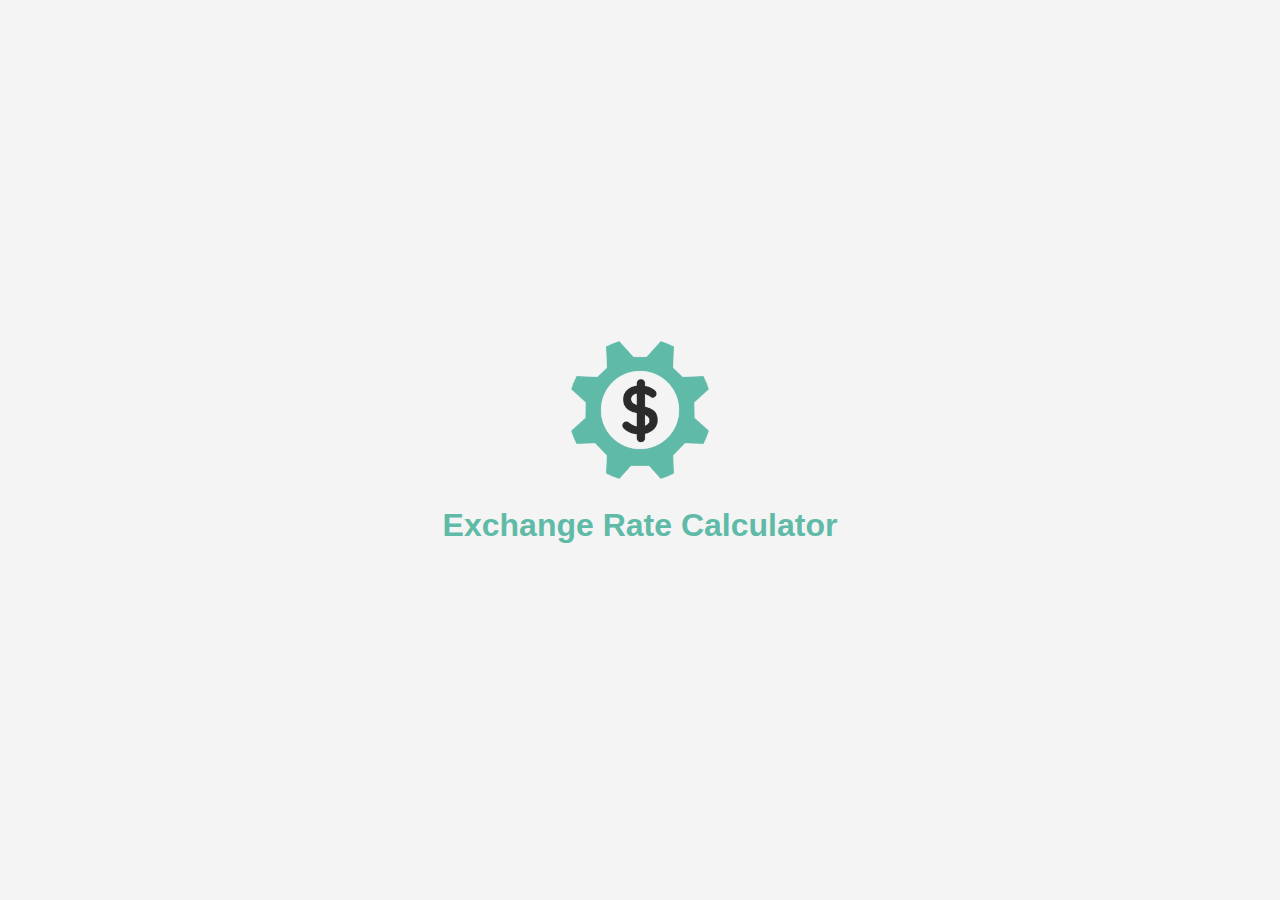
<file: PAC1_Ex2_2/index.html>
<!DOCTYPE html>
<html lang="en">
<head>
    <meta charset="UTF-8">
    <meta name="viewport" content="width=device-width, initial-scale=1.0">
    <link rel="stylesheet" href="./styles.css">
    <title>Exchange Rate Calculator</title>
</head>

<body>
    <img src="./img/money.png" alt="Money icon" class="money-img">
    <h1>Exchange Rate Calculator</h1>

    
    <script src="./script.js"></script>
</body>

</html>
</file>
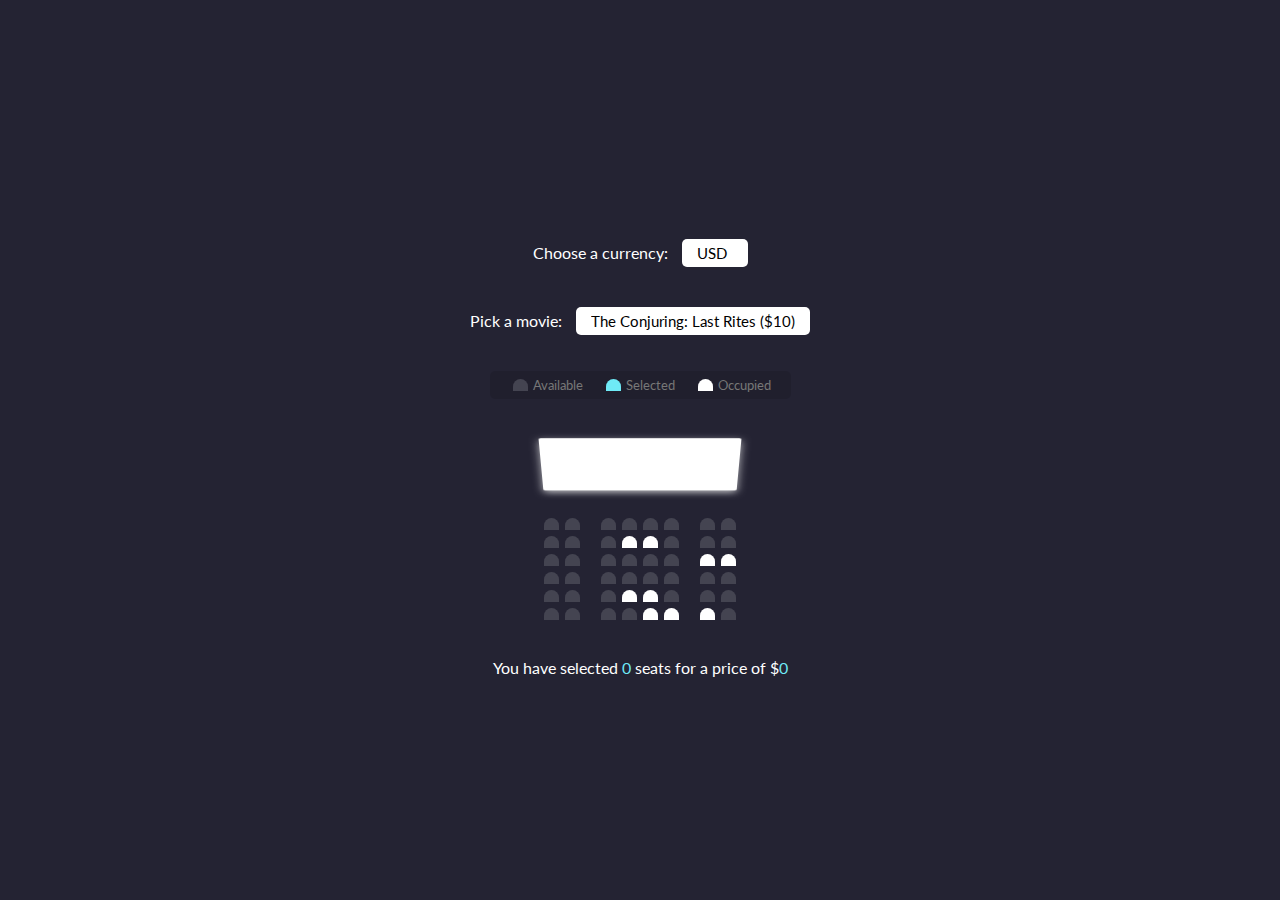
<file: PAC1_Ex2_3/index.html>
<!DOCTYPE html>
<html lang="en">
<head>
    <meta charset="UTF-8">
    <meta name="viewport" content="width=device-width, initial-scale=1.0">
    <link rel="stylesheet" href="./styles.css">
    <title>Movie Seat Booking</title>
</head>

<body>
    <!-- Choose a currency -->
    <div class="currency">
        <label>Choose a currency: </label>
        <select id="currency">
            <option value="AED">AED</option>
            <option value="ARS">ARS</option>
            <option value="AUD">AUD</option>
            <option value="BGN">BGN</option>
            <option value="BRL">BRL</option>
            <option value="BSD">BSD</option>
            <option value="CAD">CAD</option>
            <option value="CHF">CHF</option>
            <option value="CLP">CLP</option>
            <option value="CNY">CNY</option>
            <option value="COP">COP</option>
            <option value="CZK">CZK</option>
            <option value="DKK">DKK</option>
            <option value="DOP">DOP</option>
            <option value="EGP">EGP</option>
            <option value="EUR">EUR</option>
            <option value="FJD">FJD</option>
            <option value="GBP">GBP</option>
            <option value="GTQ">GTQ</option>
            <option value="HKD">HKD</option>
            <option value="HRK">HRK</option>
            <option value="HUF">HUF</option>
            <option value="IDR">IDR</option>
            <option value="ILS">ILS</option>
            <option value="INR">INR</option>
            <option value="ISK">ISK</option>
            <option value="JPY">JPY</option>
            <option value="KRW">KRW</option>
            <option value="KZT">KZT</option>
            <option value="MXN">MXN</option>
            <option value="MYR">MYR</option>
            <option value="NOK">NOK</option>
            <option value="NZD">NZD</option>
            <option value="PAB">PAB</option>
            <option value="PEN">PEN</option>
            <option value="PHP">PHP</option>
            <option value="PKR">PKR</option>
            <option value="PLN">PLN</option>
            <option value="PYG">PYG</option>
            <option value="RON">RON</option>
            <option value="RUB">RUB</option>
            <option value="SAR">SAR</option>
            <option value="SEK">SEK</option>
            <option value="SGD">SGD</option>
            <option value="THB">THB</option>
            <option value="TRY">TRY</option>
            <option value="TWD">TWD</option>
            <option value="UAH">UAH</option>
            <option value="USD" selected>USD</option>
            <option value="UYU">UYU</option>
            <option value="VND">VND</option>
            <option value="ZAR">ZAR</option>
        </select>
    </div>
    <!-- Choose a movie -->
    <div class="movie-container">
        <label>Pick a movie: </label>
        <select id="movie">
            <option value="10">The Conjuring: Last Rites ($10)</option>
            <option value="12">28 Years Later ($12)</option>
            <option value="8">Inside Out 2 ($8)</option>
            <option value="9">Lilo & Stitch ($9)</option>
        </select>
    </div>
    <!-- Seat legend -->
    <ul class="showcase">
        <li>
            <div class="seat"></div>
            <small>Available</small>
        </li>
        <li>
            <div class="seat selected"></div>
            <small>Selected</small>
        </li>
        <li>
            <div class="seat occupied"></div>
            <small>Occupied</small>
        </li>
    </ul>
    <!-- Seat layout -->
    <div class="container">
        <!-- Screen -->
        <div class="screen"></div>
        <!-- Rows of seats -->
        <div class="row">
            <div class="seat"></div>
            <div class="seat"></div>
            <div class="seat"></div>
            <div class="seat"></div>
            <div class="seat"></div>
            <div class="seat"></div>
            <div class="seat"></div>
            <div class="seat"></div>
        </div>    
        <div class="row">
            <div class="seat"></div>
            <div class="seat"></div>
            <div class="seat"></div>
            <div class="seat occupied"></div>
            <div class="seat occupied"></div>
            <div class="seat"></div>
            <div class="seat"></div>
            <div class="seat"></div>
        </div>    
        <div class="row">
            <div class="seat"></div>
            <div class="seat"></div>
            <div class="seat"></div>
            <div class="seat"></div>
            <div class="seat"></div>
            <div class="seat"></div>
            <div class="seat occupied"></div>
            <div class="seat occupied"></div>
        </div>    
        <div class="row">
            <div class="seat"></div>
            <div class="seat"></div>
            <div class="seat"></div>
            <div class="seat"></div>
            <div class="seat"></div>
            <div class="seat"></div>
            <div class="seat"></div>
            <div class="seat"></div>
        </div>    
        <div class="row">
            <div class="seat"></div>
            <div class="seat"></div>
            <div class="seat"></div>
            <div class="seat occupied"></div>
            <div class="seat occupied"></div>
            <div class="seat"></div>
            <div class="seat"></div>
            <div class="seat"></div>
        </div>    
        <div class="row">
            <div class="seat"></div>
            <div class="seat"></div>
            <div class="seat"></div>
            <div class="seat"></div>
            <div class="seat occupied"></div>
            <div class="seat occupied"></div>
            <div class="seat occupied"></div>
            <div class="seat"></div>
        </div>    
    </div>
    <!-- Selected seats and total price -->
    <p class="text">You have selected <span id="count">0</span> seats for a price of $<span id="total">0</span></p>

    <script src="./script.js"></script>    
</body>
</html>
</file>
<file: PAC1_Ex2_2/styles.css>
:root {
    --primary-color: #5fbaa7;
}

* {
    box-sizing: border-box;
}

body {
    background-color: #f4f4f4;
    font-family: Arial, sans-serif;
    display: flex;
    flex-direction: column;
    align-items: center;
    justify-content: center;
    height: 100vh;
    margin: 0;
    padding: 20px;
}

h1 {
    color: var(--primary-color);
}

p {
    text-align: center;
}

.btn {
    color: #fff;
    background: var(--primary-color);
    border: var(--primary-color);
    border-radius: 5px;
    cursor: pointer;
    font-size: 12px;
    padding: 5px 12px;
    width: 80px;
    height: 30px;
}

.btn:hover {
    background: #3aa594;
}    

.money-img {
    width: 150px;
}

.currency {
    padding: 40px 0;
    display: flex;
    align-items: center;
    justify-content: space-between;
}

.currency select {
    padding: 10px 20px;
    -moz-appearance: none;
    -webkit-appearance: none;
    appearance: none;
    border: 1px solid #dedede;
    border-radius: 5px;
    font-size: 16px;
    background: transparent;
    background-image: url('data:image/svg+xml;charset=US-ASCII,%3Csvg%20xmlns%3D%22http%3A%2F%2Fwww.w3.org%2F2000%2Fsvg%22%20width%3D%22292.4%22%20height%3D%22292.4%22%3E%3Cpath%20fill%3D%22%20000002%22%20d%3D%22M287%2069.4a17.6%2017.6%200%200%200-13-5.4H18.4c-5%200-9.3%201.8-12.9%205.4A17.6%2017.6%200%200%200%200%2082.2c0%205%201.8%209.3%205.4%2012.9l128%20127.9c3.6%203.6%207.8%205.4%2012.8%205.4s9.2-1.8%2012.8-5.4L287%2095c3.5-3.5%205.4-7.8%205.4-12.8%200-5-1.9-9.2-5.5-12.8z%22%2F%3E%3C%2Fsvg%3E');
    background-position: right 10px top 50%, 0, 0;
    background-size: 10px auto, 100%;
    background-repeat: no-repeat;
}

.currency input {
    border: 0;
    background: transparent;
    font-size: 30px;
    text-align: right;
}

.swap-rate-container {
    display: flex;
    align-items: center;
    justify-content: space-between;
}

.rate {
    color: var(--primary-color);
    font-size: 14px;
    padding: 0 10px;
}

select:focus, input:focus, .btn:focus {
    outline: none;
}

@media (max-width: 600px) {
    .currency input {
        width: 200px;
    }
}
</file>
<file: PAC1_Ex2_3/styles.css>
@import url('https://fonts.googleapis.com/css2?family=Lato:ital,wght@0,100;0,300;0,400;0,700;0,900;1,100;1,300;1,400;1,700;1,900&display=swap');

* {
    box-sizing: border-box;
}

body {
    font-family: 'Lato', sans-serif;
    background-color: #242333;
    color: #fff;
    display: flex;
    flex-direction: column;
    align-items: center;
    justify-content: center;
    height: 100vh;
    margin: 0;
}

.container {
    perspective: 1000px;
    margin-bottom: 30px;
}
.movie-container, .currency {
    margin: 20px 0;
}

.movie-container select, .currency select {
    background-color: #fff;
    border: 0;
    border-radius: 5px;
    font-size: 15px;
    margin-left: 10px;
    padding: 5px 15px;
    -webkit-appearance: none;
    -moz-appearance: none;
    appearance: none;
    font-family: 'Lato', sans-serif;
}

.movie-container option, .currency option {
    font-family: 'Lato', sans-serif;
    font-size: 15px;
}

.row {
    display: flex;
}

.seat {
    background-color: #444451;
    height: 12px;
    width: 15px;
    margin: 3px;
    border-top-left-radius: 10px;
    border-top-right-radius: 10px;
}

.seat.selected {
    background-color: #6feaf6;
}

.seat.occupied {
    background-color: #fff;
}

.seat:nth-of-type(2), .seat:nth-of-type(6) {
    margin-right: 18px;
}

.row .seat:not(.seat.occupied):hover {
    cursor: pointer;
    transform: scale(1.2);
}

.showcase {
    background-color: rgba(0, 0, 0, 0.1);
    color: #777;
    display: flex;
    padding: 5px 10px;
    border-radius: 5px;
    list-style: none;
    justify-content: space-between;
}

.showcase li {
    display: flex;
    align-items: center;
    justify-content: center;
    margin: 0 10px;
}

.showcase li small {
    margin-left: 2px;
}

.screen {
    background-color: #fff;
    height: 70px;
    width: 100%;
    margin: 15px 0;
    transform: rotateX(-45deg);
    box-shadow: 0 3px 10px rgba(255, 255, 255, 0.7);
    border-radius: 2px;
}

p.text {
    margin: 5px 0;
}

p.text span {
    color: #6feaf6;
}
</file>
